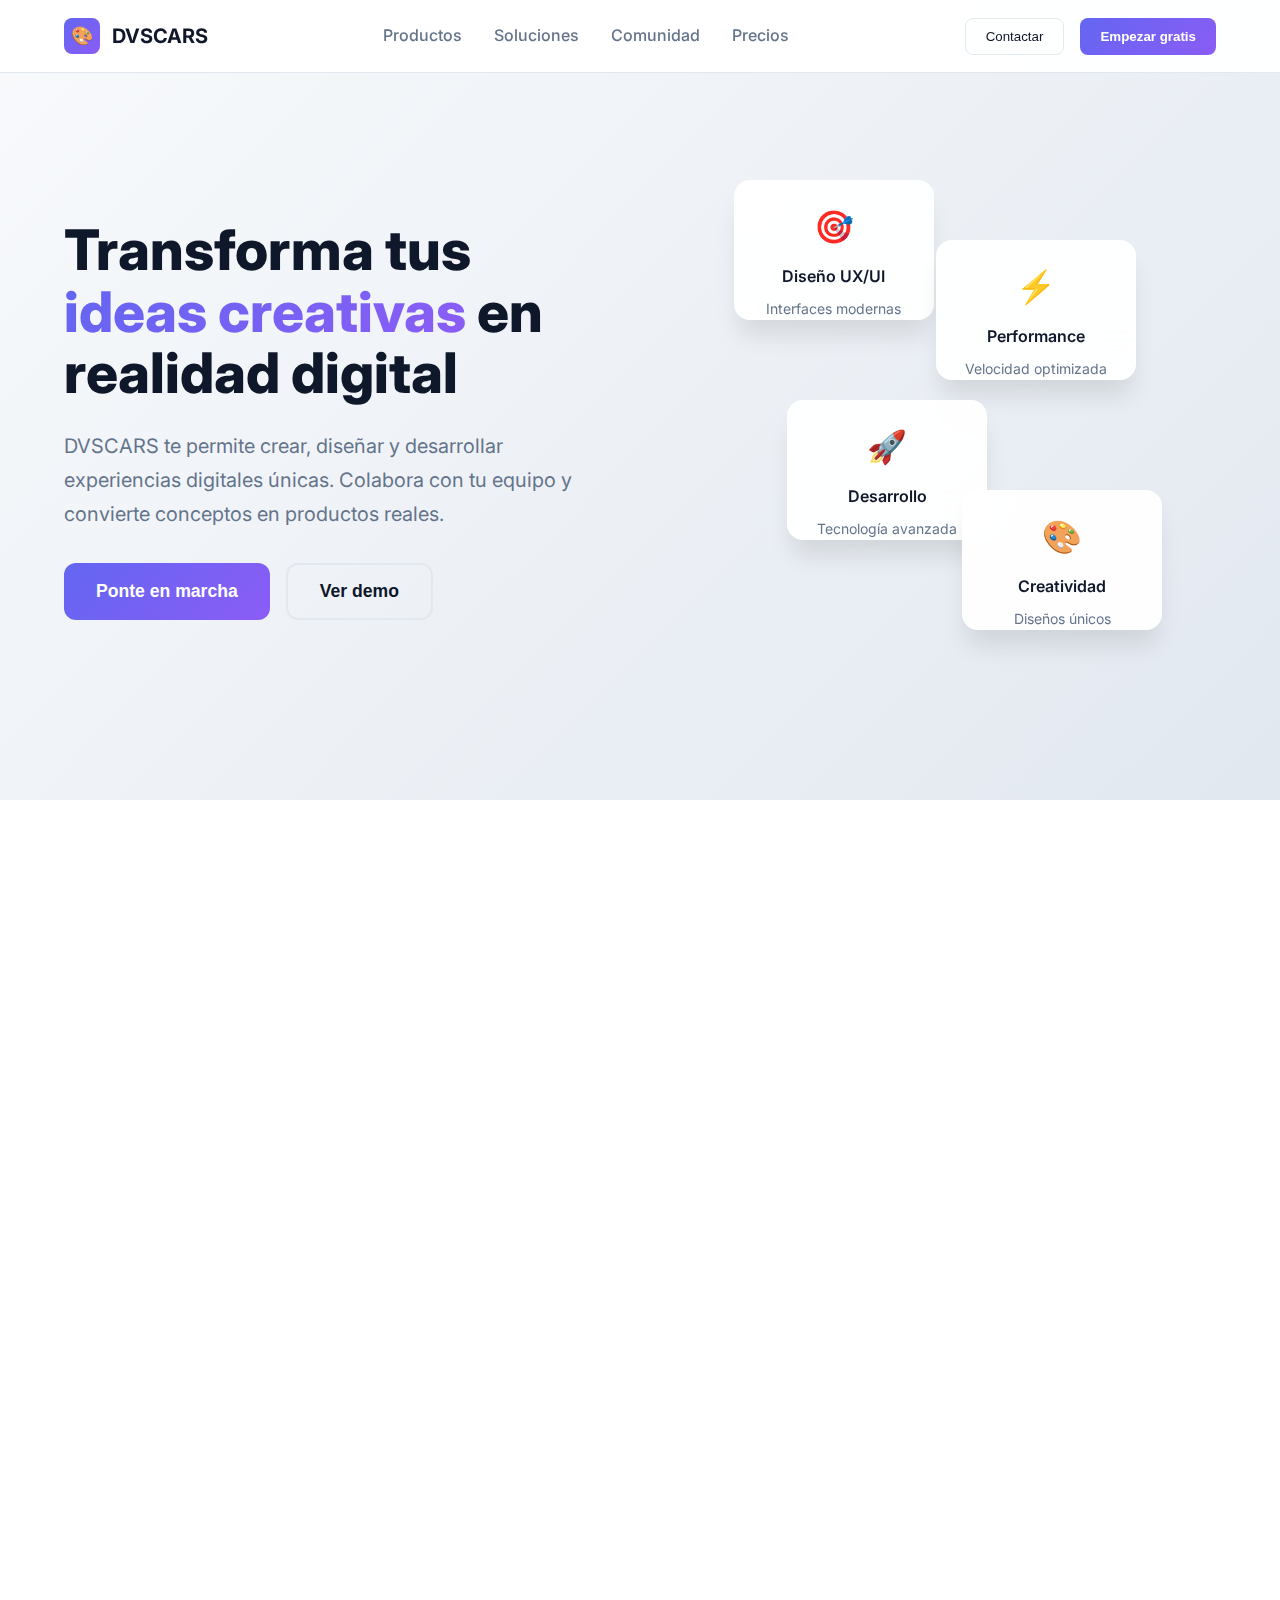
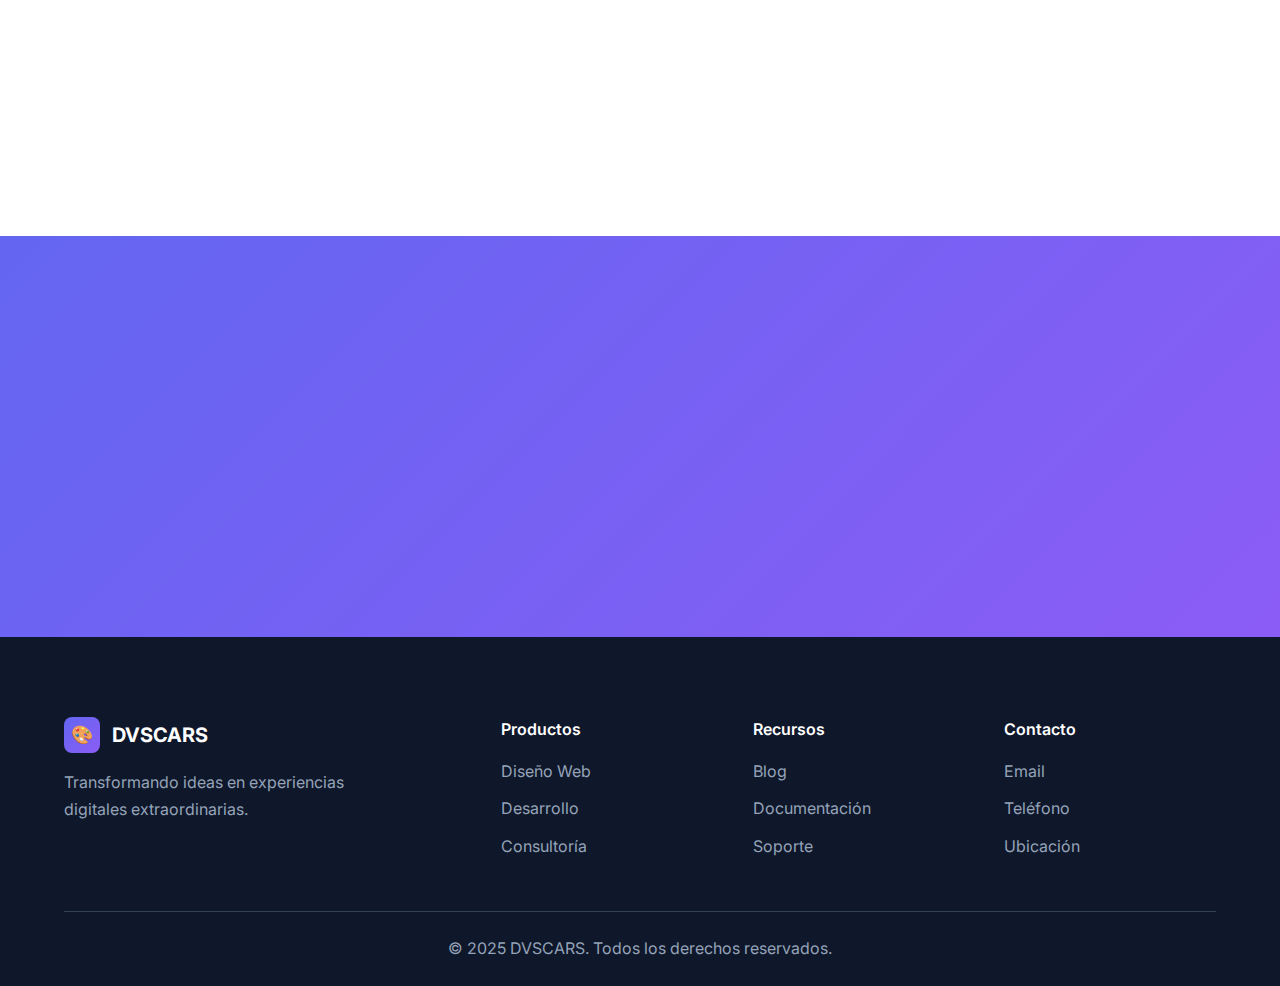
<file: index.html>
<!DOCTYPE html>
<html lang="es">

<head>
    <meta charset="UTF-8">
    <meta name="viewport" content="width=device-width, initial-scale=1.0">
    <title>DVSCARS - Diseño y Creatividad</title>
    <link rel="stylesheet" href="css/styles.css">
    <link href="https://fonts.googleapis.com/css2?family=Inter:wght@300;400;500;600;700;800&display=swap"
        rel="stylesheet">
</head>

<body>
    <!-- Navigation -->
    <nav class="navbar">
        <div class="nav-container">
            <div class="nav-logo">
                <div class="logo-icon">🎨</div>
                <span class="logo-text">DVSCARS</span>
            </div>
            <ul class="nav-menu">
                <li><a href="pages/products.html">Productos</a></li>
                <li><a href="pages/solutions.html">Soluciones</a></li>
                <li><a href="pages/community.html">Comunidad</a></li>
                <li><a href="pages/prices.html">Precios</a></li>
            </ul>
            <div class="nav-actions">
                <button class="btn-secondary">Contactar</button>
                <button class="btn-primary">Empezar gratis</button>
            </div>
        </div>
    </nav>

    <!-- Hero Section -->
    <section class="hero">
        <div class="hero-container">
            <div class="hero-content">
                <div class="hero-text">
                    <h1 class="hero-title">
                        Transforma tus <span class="gradient-text">ideas creativas</span>
                        en realidad digital
                    </h1>
                    <p class="hero-description">
                        DVSCARS te permite crear, diseñar y desarrollar experiencias digitales
                        únicas. Colabora con tu equipo y convierte conceptos en productos reales.
                    </p>
                    <div class="hero-actions">
                        <button class="btn-hero-primary">Ponte en marcha</button>
                        <button class="btn-hero-secondary">Ver demo</button>
                    </div>
                </div>

                <div class="hero-visual">
                    <div class="floating-cards">
                        <div class="card-3d card-1">
                            <div class="card-content">
                                <div class="card-icon">🎯</div>
                                <h3>Diseño UX/UI</h3>
                                <p>Interfaces modernas</p>
                            </div>
                        </div>

                        <div class="card-3d card-2">
                            <div class="card-content">
                                <div class="card-icon">⚡</div>
                                <h3>Performance</h3>
                                <p>Velocidad optimizada</p>
                            </div>
                        </div>

                        <div class="card-3d card-3">
                            <div class="card-content">
                                <div class="card-icon">🚀</div>
                                <h3>Desarrollo</h3>
                                <p>Tecnología avanzada</p>
                            </div>
                        </div>

                        <div class="card-3d card-4">
                            <div class="card-content">
                                <div class="card-icon">🎨</div>
                                <h3>Creatividad</h3>
                                <p>Diseños únicos</p>
                            </div>
                        </div>
                    </div>

                    <div class="hero-shapes">
                        <div class="shape shape-1"></div>
                        <div class="shape shape-2"></div>
                        <div class="shape shape-3"></div>
                    </div>
                </div>
            </div>
        </div>
    </section>

    <!-- Features Section -->
    <section class="features">
        <div class="container">
            <div class="section-header">
                <h2>Características que marcan la diferencia</h2>
                <p>Todo lo que necesitas para crear experiencias digitales extraordinarias</p>
            </div>

            <div class="features-grid">
                <div class="feature-card">
                    <div class="feature-icon">
                        <div class="icon-bg bg-purple">🎨</div>
                    </div>
                    <h3>Diseño Intuitivo</h3>
                    <p>Herramientas de diseño potentes y fáciles de usar para crear interfaces increíbles.</p>
                </div>

                <div class="feature-card">
                    <div class="feature-icon">
                        <div class="icon-bg bg-blue">🔧</div>
                    </div>
                    <h3>Desarrollo Ágil</h3>
                    <p>Metodologías modernas para entrega rápida y eficiente de proyectos.</p>
                </div>

                <div class="feature-card">
                    <div class="feature-icon">
                        <div class="icon-bg bg-green">📱</div>
                    </div>
                    <h3>Responsive Design</h3>
                    <p>Experiencias perfectas en cualquier dispositivo y tamaño de pantalla.</p>
                </div>

                <div class="feature-card">
                    <div class="feature-icon">
                        <div class="icon-bg bg-orange">⚡</div>
                    </div>
                    <h3>Performance</h3>
                    <p>Optimización avanzada para velocidades de carga ultrarrápidas.</p>
                </div>

                <div class="feature-card">
                    <div class="feature-icon">
                        <div class="icon-bg bg-pink">🤝</div>
                    </div>
                    <h3>Colaboración</h3>
                    <p>Trabajo en equipo seamless con herramientas de colaboración en tiempo real.</p>
                </div>

                <div class="feature-card">
                    <div class="feature-icon">
                        <div class="icon-bg bg-cyan">🔒</div>
                    </div>
                    <h3>Seguridad</h3>
                    <p>Máxima seguridad y protección de datos con estándares industriales.</p>
                </div>
            </div>
        </div>
    </section>

    <!-- CTA Section -->
    <section class="cta">
        <div class="container">
            <div class="cta-content">
                <h2>¿Listo para transformar tus ideas?</h2>
                <p>Únete a miles de creativos y desarrolladores que ya confían en DVSCARS</p>
                <div class="cta-actions">
                    <button class="btn-cta-primary">Empezar ahora</button>
                    <button class="btn-cta-secondary">Agendar demo</button>
                </div>
            </div>
        </div>
    </section>

    <!-- Footer -->
    <footer class="footer">
        <div class="container">
            <div class="footer-content">
                <div class="footer-brand">
                    <div class="footer-logo">
                        <div class="logo-icon">🎨</div>
                        <span class="logo-text">DVSCARS</span>
                    </div>
                    <p>Transformando ideas en experiencias digitales extraordinarias.</p>
                </div>

                <div class="footer-links">
                    <div class="footer-column">
                        <h4>Productos</h4>
                        <ul>
                            <li><a href="#">Diseño Web</a></li>
                            <li><a href="#">Desarrollo</a></li>
                            <li><a href="#">Consultoría</a></li>
                        </ul>
                    </div>

                    <div class="footer-column">
                        <h4>Recursos</h4>
                        <ul>
                            <li><a href="#">Blog</a></li>
                            <li><a href="#">Documentación</a></li>
                            <li><a href="#">Soporte</a></li>
                        </ul>
                    </div>

                    <div class="footer-column">
                        <h4>Contacto</h4>
                        <ul>
                            <li><a href="#">Email</a></li>
                            <li><a href="#">Teléfono</a></li>
                            <li><a href="#">Ubicación</a></li>
                        </ul>
                    </div>
                </div>
            </div>

            <div class="footer-bottom">
                <p>&copy; 2025 DVSCARS. Todos los derechos reservados.</p>
            </div>
        </div>
    </footer>

    <script src="js/script.js"></script>
</body>

</html>
</file>
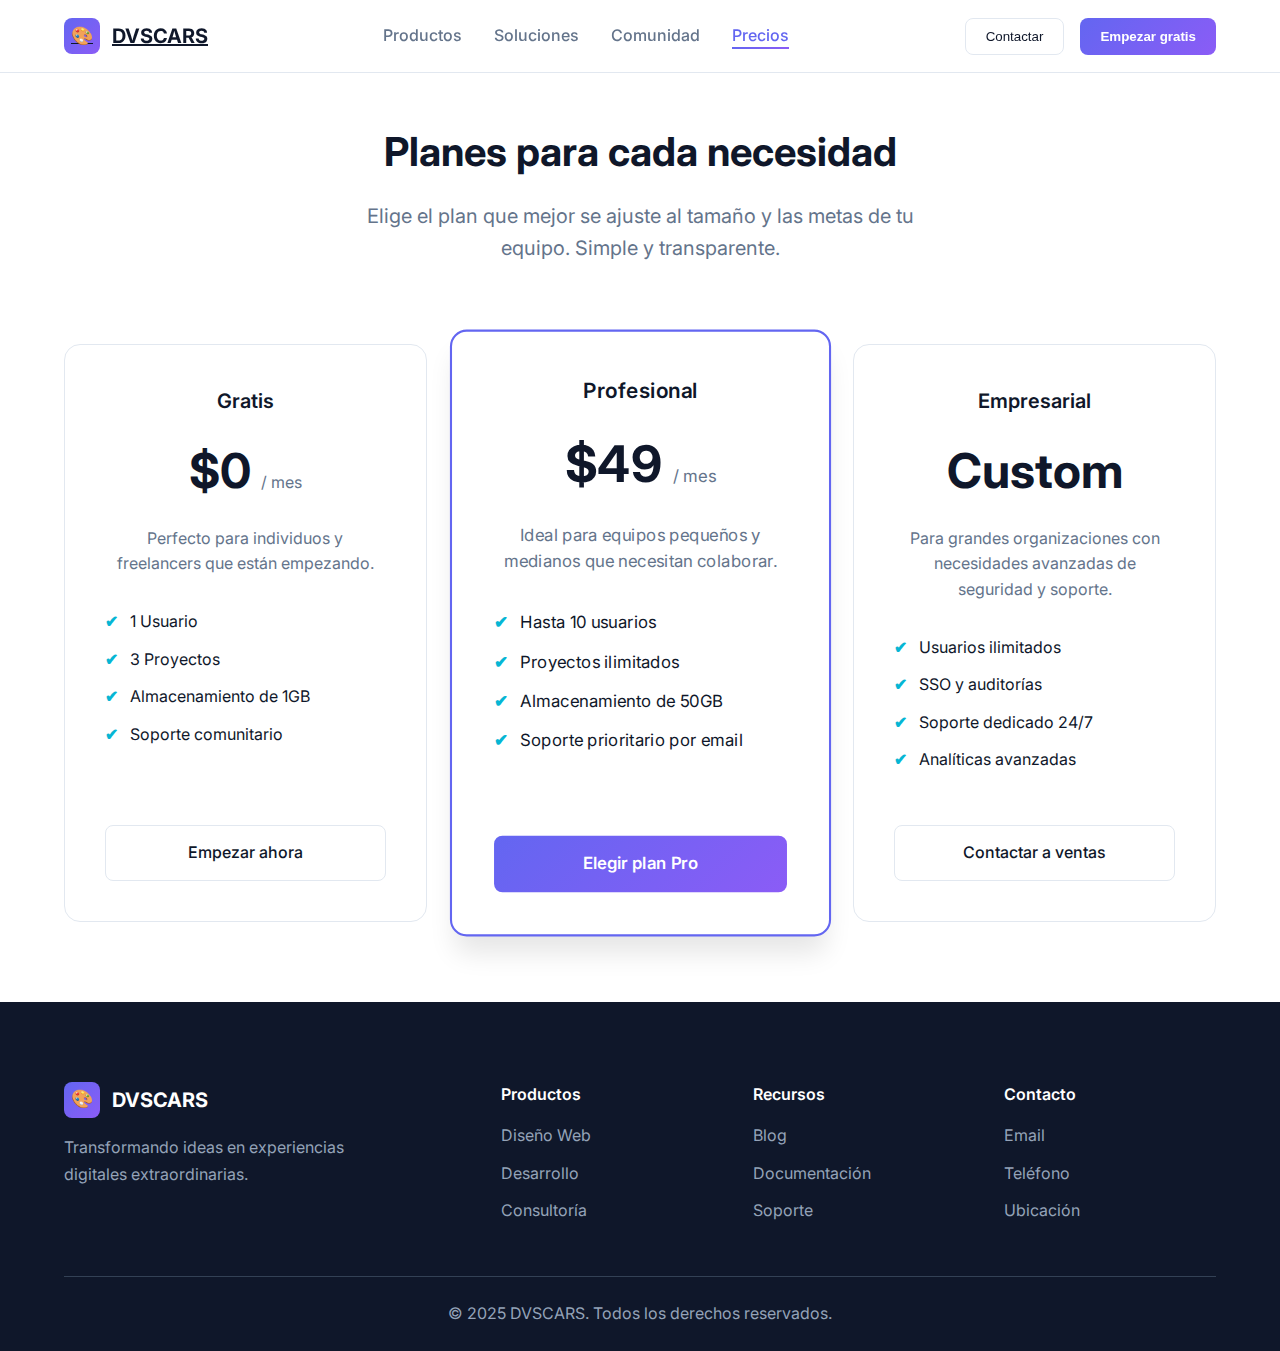
<file: pages/prices.html>
<!DOCTYPE html>
<html lang="es">
<head>
    <meta charset="UTF-8">
    <meta name="viewport" content="width=device-width, initial-scale=1.0">
    <title>Precios - DVSCARS</title>
    <link rel="icon" type="image/x-icon" href="../assets/favicon.ico">
    <link rel="stylesheet" href="../css/styles.css">
    <link href="https://fonts.googleapis.com/css2?family=Inter:wght@300;400;500;600;700;800&display=swap" rel="stylesheet">
</head>
<body>
    <nav class="navbar">
        <div class="nav-container"> <a href="../index.html" class="nav-logo"> <div class="logo-icon">🎨</div> <span class="logo-text">DVSCARS</span> </a> <ul class="nav-menu"> <li><a href="products.html">Productos</a></li> <li><a href="solutions.html">Soluciones</a></li> <li><a href="community.html">Comunidad</a></li> <li><a href="prices.html">Precios</a></li> </ul> <div class="nav-actions"> <button class="btn-secondary">Contactar</button> <button class="btn-primary">Empezar gratis</button> </div> </div>
    </nav>

    <main class="container" style="padding-top: 120px; padding-bottom: 80px;">
        <div class="section-header">
            <h2>Planes para cada necesidad</h2>
            <p>Elige el plan que mejor se ajuste al tamaño y las metas de tu equipo. Simple y transparente.</p>
        </div>

        <div class="pricing-container">
            <div class="pricing-card">
                <h3 class="plan-name">Gratis</h3>
                <div class="plan-price">$0 <span>/ mes</span></div>
                <p class="plan-description">Perfecto para individuos y freelancers que están empezando.</p>
                <ul class="plan-features">
                    <li>1 Usuario</li>
                    <li>3 Proyectos</li>
                    <li>Almacenamiento de 1GB</li>
                    <li>Soporte comunitario</li>
                </ul>
                <a href="#" class="btn-secondary">Empezar ahora</a>
            </div>

            <div class="pricing-card pricing-card--featured">
                <h3 class="plan-name">Profesional</h3>
                <div class="plan-price">$49 <span>/ mes</span></div>
                <p class="plan-description">Ideal para equipos pequeños y medianos que necesitan colaborar.</p>
                <ul class="plan-features">
                    <li>Hasta 10 usuarios</li>
                    <li>Proyectos ilimitados</li>
                    <li>Almacenamiento de 50GB</li>
                    <li>Soporte prioritario por email</li>
                </ul>
                <a href="#" class="btn-primary">Elegir plan Pro</a>
            </div>

            <div class="pricing-card">
                <h3 class="plan-name">Empresarial</h3>
                <div class="plan-price">Custom <span></span></div>
                <p class="plan-description">Para grandes organizaciones con necesidades avanzadas de seguridad y soporte.</p>
                <ul class="plan-features">
                    <li>Usuarios ilimitados</li>
                    <li>SSO y auditorías</li>
                    <li>Soporte dedicado 24/7</li>
                    <li>Analíticas avanzadas</li>
                </ul>
                <a href="#" class="btn-secondary">Contactar a ventas</a>
            </div>
        </div>
    </main>

    <footer class="footer">
        <div class="container"> <div class="footer-content"> <div class="footer-brand"> <div class="footer-logo"> <div class="logo-icon">🎨</div> <span class="logo-text">DVSCARS</span> </div> <p>Transformando ideas en experiencias digitales extraordinarias.</p> </div> <div class="footer-links"> <div class="footer-column"> <h4>Productos</h4> <ul> <li><a href="#">Diseño Web</a></li> <li><a href="#">Desarrollo</a></li> <li><a href="#">Consultoría</a></li> </ul> </div> <div class="footer-column"> <h4>Recursos</h4> <ul> <li><a href="#">Blog</a></li> <li><a href="#">Documentación</a></li> <li><a href="#">Soporte</a></li> </ul> </div> <div class="footer-column"> <h4>Contacto</h4> <ul> <li><a href="#">Email</a></li> <li><a href="#">Teléfono</a></li> <li><a href="#">Ubicación</a></li> </ul> </div> </div> </div> <div class="footer-bottom"> <p>&copy; 2025 DVSCARS. Todos los derechos reservados.</p> </div> </div>
    </footer>
    <script src="../js/script.js"></script>
</body>
</html>
</file>
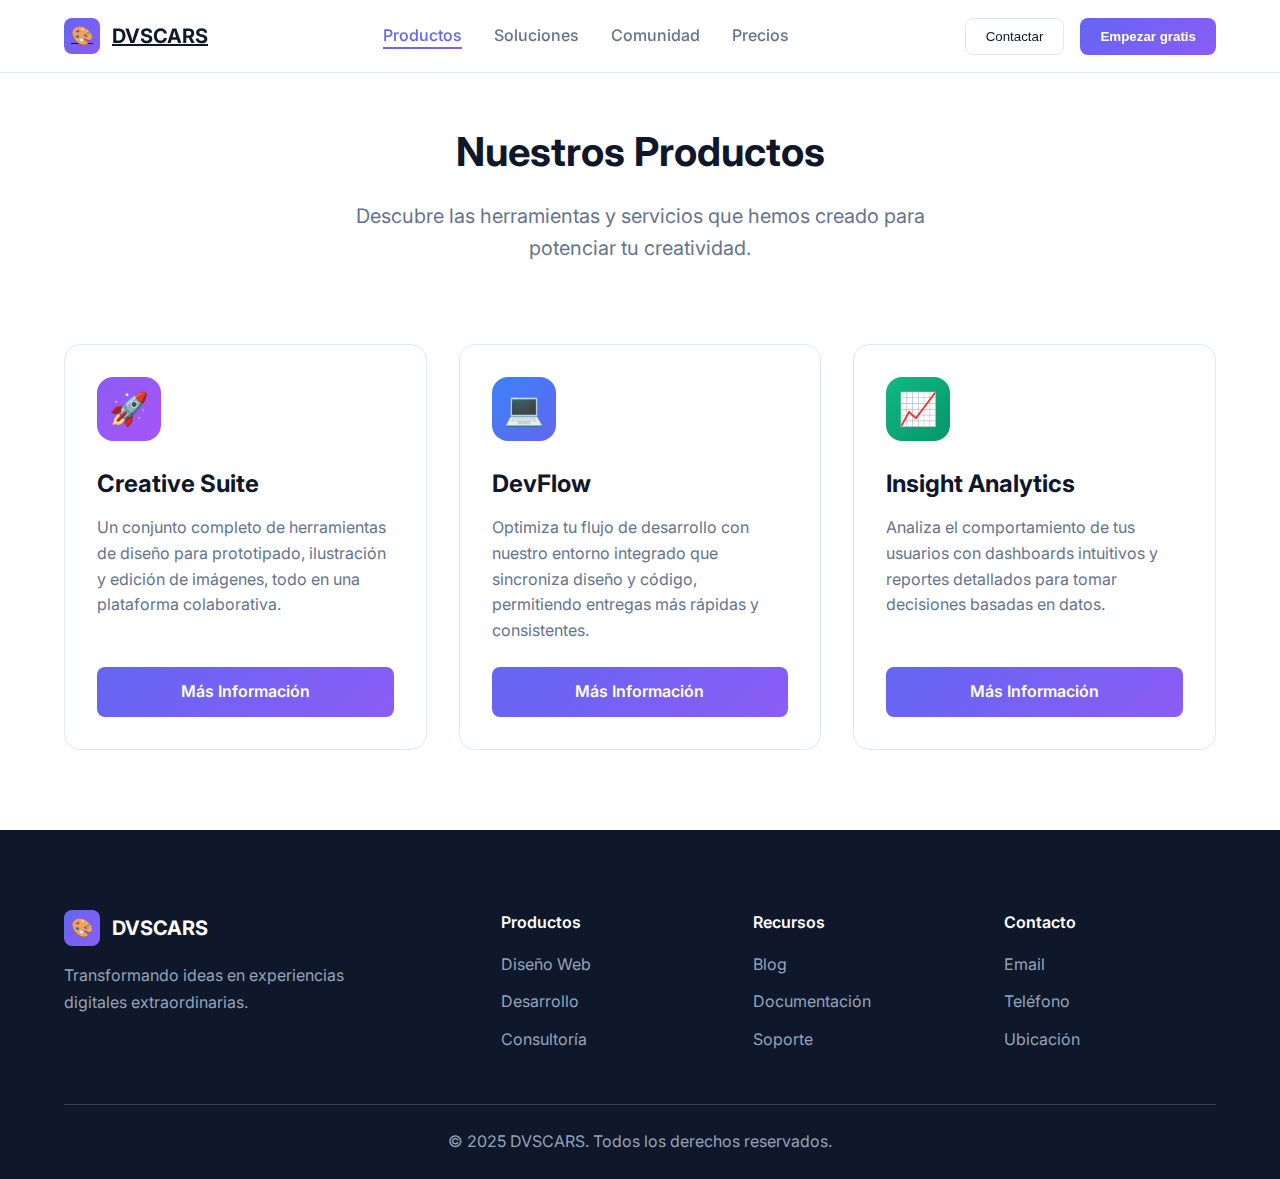
<file: pages/products.html>
<!DOCTYPE html>
<html lang="es">
<head>
    <meta charset="UTF-8">
    <meta name="viewport" content="width=device-width, initial-scale=1.0">
    <title>Productos - DVSCARS</title>
    <link rel="icon" type="image/x-icon" href="../assets/favicon.ico">
    <link rel="stylesheet" href="../css/styles.css">
    <link href="https://fonts.googleapis.com/css2?family=Inter:wght@300;400;500;600;700;800&display=swap" rel="stylesheet">
</head>
<body>
    <nav class="navbar">
        <div class="nav-container"> <a href="../index.html" class="nav-logo"> <div class="logo-icon">🎨</div> <span class="logo-text">DVSCARS</span> </a> <ul class="nav-menu"> <li><a href="products.html">Productos</a></li> <li><a href="solutions.html">Soluciones</a></li> <li><a href="community.html">Comunidad</a></li> <li><a href="prices.html">Precios</a></li> </ul> <div class="nav-actions"> <button class="btn-secondary">Contactar</button> <button class="btn-primary">Empezar gratis</button> </div> </div>
    </nav>

    <main class="container" style="padding-top: 120px; padding-bottom: 80px;">
        <div class="section-header">
            <h2>Nuestros Productos</h2>
            <p>Descubre las herramientas y servicios que hemos creado para potenciar tu creatividad.</p>
        </div>

        <div class="product-grid">
            <div class="product-card">
                <div class="product-icon bg-purple">🚀</div>
                <h3>Creative Suite</h3>
                <p class="product-description">Un conjunto completo de herramientas de diseño para prototipado, ilustración y edición de imágenes, todo en una plataforma colaborativa.</p>
                <a href="#" class="btn-primary">Más Información</a>
            </div>
            <div class="product-card">
                <div class="product-icon bg-blue">💻</div>
                <h3>DevFlow</h3>
                <p class="product-description">Optimiza tu flujo de desarrollo con nuestro entorno integrado que sincroniza diseño y código, permitiendo entregas más rápidas y consistentes.</p>
                <a href="#" class="btn-primary">Más Información</a>
            </div>
            <div class="product-card">
                <div class="product-icon bg-green">📈</div>
                <h3>Insight Analytics</h3>
                <p class="product-description">Analiza el comportamiento de tus usuarios con dashboards intuitivos y reportes detallados para tomar decisiones basadas en datos.</p>
                <a href="#" class="btn-primary">Más Información</a>
            </div>
        </div>
    </main>

    <footer class="footer">
        <div class="container"> <div class="footer-content"> <div class="footer-brand"> <div class="footer-logo"> <div class="logo-icon">🎨</div> <span class="logo-text">DVSCARS</span> </div> <p>Transformando ideas en experiencias digitales extraordinarias.</p> </div> <div class="footer-links"> <div class="footer-column"> <h4>Productos</h4> <ul> <li><a href="#">Diseño Web</a></li> <li><a href="#">Desarrollo</a></li> <li><a href="#">Consultoría</a></li> </ul> </div> <div class="footer-column"> <h4>Recursos</h4> <ul> <li><a href="#">Blog</a></li> <li><a href="#">Documentación</a></li> <li><a href="#">Soporte</a></li> </ul> </div> <div class="footer-column"> <h4>Contacto</h4> <ul> <li><a href="#">Email</a></li> <li><a href="#">Teléfono</a></li> <li><a href="#">Ubicación</a></li> </ul> </div> </div> </div> <div class="footer-bottom"> <p>&copy; 2025 DVSCARS. Todos los derechos reservados.</p> </div> </div>
    </footer>
    <script src="../js/script.js"></script>
</body>
</html>
</file>
<file: css/styles.css>
/* Reset y configuración base */
* {
    margin: 0;
    padding: 0;
    box-sizing: border-box;
}

:root {
    --primary-color: #6366f1;
    --secondary-color: #8b5cf6;
    --accent-color: #06b6d4;
    --text-primary: #0f172a;
    --text-secondary: #64748b;
    --text-light: #94a3b8;
    --bg-primary: #ffffff;
    --bg-secondary: #f8fafc;
    --bg-dark: #0f172a;
    --border-color: #e2e8f0;
    --shadow-sm: 0 1px 2px 0 rgb(0 0 0 / 0.05);
    --shadow-md: 0 4px 6px -1px rgb(0 0 0 / 0.1);
    --shadow-lg: 0 10px 15px -3px rgb(0 0 0 / 0.1);
    --shadow-xl: 0 20px 25px -5px rgb(0 0 0 / 0.1);
    --gradient-primary: linear-gradient(135deg, #6366f1 0%, #8b5cf6 100%);
    --gradient-secondary: linear-gradient(135deg, #06b6d4 0%, #3b82f6 100%);
    --gradient-accent: linear-gradient(135deg, #f59e0b 0%, #ef4444 100%);
}

body {
    font-family: 'Inter', -apple-system, BlinkMacSystemFont, 'Segoe UI', Roboto, sans-serif;
    line-height: 1.6;
    color: var(--text-primary);
    background-color: var(--bg-primary);
    overflow-x: hidden;
}

.container {
    max-width: 1200px;
    margin: 0 auto;
    padding: 0 24px;
}

/* Navigation */
.navbar {
    position: fixed;
    top: 0;
    left: 0;
    right: 0;
    background: rgba(255, 255, 255, 0.95);
    backdrop-filter: blur(20px);
    border-bottom: 1px solid var(--border-color);
    z-index: 1000;
    transition: all 0.3s ease;
}

.nav-container {
    max-width: 1200px;
    margin: 0 auto;
    padding: 0 24px;
    display: flex;
    align-items: center;
    justify-content: space-between;
    height: 72px;
}

.nav-logo {
    display: flex;
    align-items: center;
    gap: 12px;
    font-weight: 700;
    font-size: 20px;
    color: var(--text-primary);
}

.logo-icon {
    width: 36px;
    height: 36px;
    background: var(--gradient-primary);
    border-radius: 8px;
    display: flex;
    align-items: center;
    justify-content: center;
    font-size: 18px;
}

.nav-menu {
    display: flex;
    list-style: none;
    gap: 32px;
}

.nav-menu a {
    text-decoration: none;
    color: var(--text-secondary);
    font-weight: 500;
    transition: all 0.3s ease;
    position: relative;
}

.nav-menu a:hover {
    color: var(--primary-color);
}

.nav-menu a::after {
    content: '';
    position: absolute;
    bottom: -4px;
    left: 0;
    width: 0;
    height: 2px;
    background: var(--gradient-primary);
    transition: width 0.3s ease;
}

.nav-menu a:hover::after {
    width: 100%;
}

.nav-actions {
    display: flex;
    gap: 16px;
}

/* Buttons */
.btn-secondary {
    padding: 10px 20px;
    border: 1px solid var(--border-color);
    background: transparent;
    color: var(--text-primary);
    border-radius: 8px;
    font-weight: 500;
    cursor: pointer;
    transition: all 0.3s ease;
}

.btn-secondary:hover {
    background: var(--bg-secondary);
    border-color: var(--primary-color);
}

.btn-primary {
    padding: 10px 20px;
    background: var(--gradient-primary);
    color: white;
    border: none;
    border-radius: 8px;
    font-weight: 600;
    cursor: pointer;
    transition: all 0.3s ease;
}

.btn-primary:hover {
    transform: translateY(-2px);
    box-shadow: var(--shadow-lg);
}

/* Hero Section */
.hero {
    padding: 120px 0 80px;
    background: linear-gradient(135deg, #f8fafc 0%, #e2e8f0 100%);
    position: relative;
    overflow: hidden;
}

.hero-container {
    max-width: 1200px;
    margin: 0 auto;
    padding: 0 24px;
}

.hero-content {
    display: grid;
    grid-template-columns: 1fr 1fr;
    gap: 80px;
    align-items: center;
    min-height: 600px;
}

.hero-title {
    font-size: 3.5rem;
    font-weight: 800;
    line-height: 1.1;
    margin-bottom: 24px;
    color: var(--text-primary);
}

.gradient-text {
    background: var(--gradient-primary);
    -webkit-background-clip: text;
    -webkit-text-fill-color: transparent;
    background-clip: text;
}

.hero-description {
    font-size: 1.25rem;
    color: var(--text-secondary);
    margin-bottom: 32px;
    line-height: 1.7;
}

.hero-actions {
    display: flex;
    gap: 16px;
}

.btn-hero-primary {
    padding: 16px 32px;
    background: var(--gradient-primary);
    color: white;
    border: none;
    border-radius: 12px;
    font-weight: 600;
    font-size: 1.1rem;
    cursor: pointer;
    transition: all 0.3s ease;
}

.btn-hero-primary:hover {
    transform: translateY(-3px);
    box-shadow: var(--shadow-xl);
}

.btn-hero-secondary {
    padding: 16px 32px;
    background: transparent;
    color: var(--text-primary);
    border: 2px solid var(--border-color);
    border-radius: 12px;
    font-weight: 600;
    font-size: 1.1rem;
    cursor: pointer;
    transition: all 0.3s ease;
}

.btn-hero-secondary:hover {
    background: var(--bg-primary);
    border-color: var(--primary-color);
    transform: translateY(-2px);
}

/* Hero Visual */
.hero-visual {
    position: relative;
    height: 600px;
}

.floating-cards {
    position: relative;
    width: 100%;
    height: 100%;
}

.card-3d {
    position: absolute;
    width: 200px;
    height: 140px;
    background: rgba(255, 255, 255, 0.95);
    backdrop-filter: blur(20px);
    border-radius: 16px;
    padding: 20px;
    box-shadow: var(--shadow-xl);
    border: 1px solid rgba(255, 255, 255, 0.2);
    transition: all 0.6s ease;
    animation: float 6s ease-in-out infinite;
}

.card-1 {
    top: 10%;
    left: 10%;
    animation-delay: 0s;
}

.card-2 {
    top: 20%;
    right: 15%;
    animation-delay: -2s;
}

.card-3 {
    bottom: 30%;
    left: 20%;
    animation-delay: -4s;
}

.card-4 {
    bottom: 15%;
    right: 10%;
    animation-delay: -1s;
}

.card-3d:hover {
    transform: translateY(-10px) rotateY(10deg);
    box-shadow: 0 25px 50px rgba(0, 0, 0, 0.15);
}

.card-content {
    text-align: center;
}

.card-icon {
    font-size: 2rem;
    margin-bottom: 12px;
}

.card-content h3 {
    font-size: 1rem;
    font-weight: 600;
    margin-bottom: 8px;
    color: var(--text-primary);
}

.card-content p {
    font-size: 0.875rem;
    color: var(--text-secondary);
}

.hero-shapes {
    position: absolute;
    width: 100%;
    height: 100%;
    pointer-events: none;
}

.shape {
    position: absolute;
    border-radius: 50%;
    filter: blur(1px);
    opacity: 0.7;
}

.shape-1 {
    width: 120px;
    height: 120px;
    background: var(--gradient-primary);
    top: 15%;
    right: 25%;
    animation: rotate 20s linear infinite;
}

.shape-2 {
    width: 80px;
    height: 80px;
    background: var(--gradient-secondary);
    bottom: 25%;
    left: 15%;
    animation: rotate 15s linear infinite reverse;
}

.shape-3 {
    width: 60px;
    height: 60px;
    background: var(--gradient-accent);
    top: 60%;
    right: 40%;
    animation: float 8s ease-in-out infinite;
}

@keyframes float {
    0%, 100% { transform: translateY(0px); }
    50% { transform: translateY(-20px); }
}

@keyframes rotate {
    from { transform: rotate(0deg); }
    to { transform: rotate(360deg); }
}

/* Features Section */
.features {
    padding: 100px 0;
    background: var(--bg-primary);
}

.section-header {
    text-align: center;
    margin-bottom: 80px;
}

.section-header h2 {
    font-size: 2.5rem;
    font-weight: 700;
    margin-bottom: 16px;
    color: var(--text-primary);
}

.section-header p {
    font-size: 1.25rem;
    color: var(--text-secondary);
    max-width: 600px;
    margin: 0 auto;
}

.features-grid {
    display: grid;
    grid-template-columns: repeat(auto-fit, minmax(350px, 1fr));
    gap: 32px;
}

.feature-card {
    background: var(--bg-primary);
    padding: 32px;
    border-radius: 16px;
    border: 1px solid var(--border-color);
    transition: all 0.3s ease;
    text-align: center;
}

.feature-card:hover {
    transform: translateY(-8px);
    box-shadow: var(--shadow-xl);
    border-color: var(--primary-color);
}

.feature-icon {
    margin-bottom: 24px;
}

.icon-bg {
    width: 64px;
    height: 64px;
    border-radius: 16px;
    display: inline-flex;
    align-items: center;
    justify-content: center;
    font-size: 1.5rem;
    margin: 0 auto;
}

.bg-purple { background: linear-gradient(135deg, #8b5cf6, #a855f7); }
.bg-blue { background: linear-gradient(135deg, #3b82f6, #6366f1); }
.bg-green { background: linear-gradient(135deg, #10b981, #059669); }
.bg-orange { background: linear-gradient(135deg, #f59e0b, #d97706); }
.bg-pink { background: linear-gradient(135deg, #ec4899, #be185d); }
.bg-cyan { background: linear-gradient(135deg, #06b6d4, #0891b2); }

.feature-card h3 {
    font-size: 1.5rem;
    font-weight: 600;
    margin-bottom: 16px;
    color: var(--text-primary);
}

.feature-card p {
    color: var(--text-secondary);
    line-height: 1.7;
}

/* CTA Section */
.cta {
    padding: 100px 0;
    background: var(--gradient-primary);
    color: white;
}

.cta-content {
    text-align: center;
}

.cta h2 {
    font-size: 2.5rem;
    font-weight: 700;
    margin-bottom: 16px;
}

.cta p {
    font-size: 1.25rem;
    margin-bottom: 32px;
    opacity: 0.9;
}

.cta-actions {
    display: flex;
    gap: 16px;
    justify-content: center;
}

.btn-cta-primary {
    padding: 16px 32px;
    background: white;
    color: var(--primary-color);
    border: none;
    border-radius: 12px;
    font-weight: 600;
    font-size: 1.1rem;
    cursor: pointer;
    transition: all 0.3s ease;
}

.btn-cta-primary:hover {
    transform: translateY(-3px);
    box-shadow: var(--shadow-xl);
}

.btn-cta-secondary {
    padding: 16px 32px;
    background: transparent;
    color: white;
    border: 2px solid rgba(255, 255, 255, 0.3);
    border-radius: 12px;
    font-weight: 600;
    font-size: 1.1rem;
    cursor: pointer;
    transition: all 0.3s ease;
}

.btn-cta-secondary:hover {
    background: rgba(255, 255, 255, 0.1);
    border-color: white;
}

/* Footer */
.footer {
    background: var(--bg-dark);
    color: white;
    padding: 80px 0 24px;
}

.footer-content {
    display: grid;
    grid-template-columns: 1fr 2fr;
    gap: 80px;
    margin-bottom: 40px;
}

.footer-brand {
    max-width: 300px;
}

.footer-logo {
    display: flex;
    align-items: center;
    gap: 12px;
    margin-bottom: 16px;
    font-weight: 700;
    font-size: 20px;
}

.footer-brand p {
    color: #94a3b8;
    line-height: 1.7;
}

.footer-links {
    display: grid;
    grid-template-columns: repeat(3, 1fr);
    gap: 40px;
}

.footer-column h4 {
    font-weight: 600;
    margin-bottom: 16px;
    color: white;
}

.footer-column ul {
    list-style: none;
}

.footer-column ul li {
    margin-bottom: 12px;
}

.footer-column ul li a {
    color: #94a3b8;
    text-decoration: none;
    transition: color 0.3s ease;
}

.footer-column ul li a:hover {
    color: white;
}

.footer-bottom {
    padding-top: 24px;
    border-top: 1px solid #334155;
    text-align: center;
    color: #94a3b8;
}

/* Responsive Design */
@media (max-width: 768px) {
    .nav-menu {
        display: none;
    }
    
    .hero-content {
        grid-template-columns: 1fr;
        gap: 40px;
        text-align: center;
    }
    
    .hero-title {
        font-size: 2.5rem;
    }
    
    .features-grid {
        grid-template-columns: 1fr;
    }
    
    .footer-content {
        grid-template-columns: 1fr;
        gap: 40px;
    }
    
    .footer-links {
        grid-template-columns: 1fr;
        gap: 32px;
    }
    
    .cta-actions, .hero-actions {
        flex-direction: column;
        align-items: center;
    }
}
/* styles.css - Estilos para el enlace de navegación activo */

/* Por defecto, los enlaces se ven normales */
.nav-menu a {
    /* ... tus estilos existentes ... */
}

/* Cuando estemos en la página de productos, su enlace se pintará */
/* css/styles.css - Estilos para el enlace de navegación activo (VERSIÓN EN INGLÉS) */

#page-products .nav-menu a[href="products.html"],
#page-solutions .nav-menu a[href="solutions.html"],
#page-community .nav-menu a[href="community.html"],
#page-prices .nav-menu a[href="prices.html"] {
    color: var(--primary-color);
}

#page-products .nav-menu a[href="products.html"]::after,
#page-solutions .nav-menu a[href="solutions.html"]::after,
#page-community .nav-menu a[href="community.html"]::after,
#page-prices .nav-menu a[href="prices.html"]::after {
    width: 100%;
}
/* css/styles.css */

/* Estilo para el enlace activo */
.nav-menu a.active {
    color: var(--primary-color);
}

/* Estilo para la línea debajo del enlace activo */
.nav-menu a.active::after {
    width: 100%;
}
/* =============================================== */
/* === ESTILOS ADICIONALES PARA LAS PÁGINAS ====== */
/* =============================================== */

/* --- Estilos para la página de Productos --- */
.product-grid {
    display: grid;
    grid-template-columns: repeat(auto-fit, minmax(320px, 1fr));
    gap: 32px;
    margin-top: 60px;
}

.product-card {
    background: var(--bg-primary);
    border: 1px solid var(--border-color);
    border-radius: 16px;
    padding: 32px;
    text-align: left;
    transition: all 0.3s ease;
    display: flex;
    flex-direction: column;
}

.product-card:hover {
    transform: translateY(-8px);
    box-shadow: var(--shadow-xl);
    border-color: var(--primary-color);
}

.product-icon {
    font-size: 2rem;
    width: 64px;
    height: 64px;
    border-radius: 16px;
    display: flex;
    align-items: center;
    justify-content: center;
    margin-bottom: 24px;
    color: white;
}

.product-card h3 {
    font-size: 1.5rem;
    margin-bottom: 12px;
}

.product-card .product-description {
    color: var(--text-secondary);
    margin-bottom: 24px;
    flex-grow: 1; /* Empuja el botón hacia abajo */
}

.product-card .btn-primary {
    width: 100%;
    text-align: center;
    text-decoration: none;
    display: inline-block;
    padding: 12px 0;
}


/* --- Estilos para la página de Soluciones --- */
.solutions-container {
    margin-top: 60px;
}

.solution-item {
    display: grid;
    grid-template-columns: 1fr 1fr;
    gap: 60px;
    align-items: center;
    margin-bottom: 100px;
}

.solution-item:last-child {
    margin-bottom: 0;
}

.solution-image img {
    width: 100%;
    border-radius: 16px;
    box-shadow: var(--shadow-lg);
}

.solution-item.reverse {
    direction: rtl; /* Invierte el orden de los elementos */
}
.solution-item.reverse > div {
    direction: ltr; /* Restablece la dirección del texto */
}

.solution-text .eyebrow {
    color: var(--primary-color);
    font-weight: 600;
    margin-bottom: 16px;
    text-transform: uppercase;
    letter-spacing: 1px;
}

.solution-text h3 {
    font-size: 2rem;
    margin-bottom: 16px;
}

.solution-text p {
    color: var(--text-secondary);
    line-height: 1.7;
}

/* --- Estilos para la página de Comunidad --- */
.community-grid {
    display: grid;
    grid-template-columns: repeat(auto-fit, minmax(300px, 1fr));
    gap: 32px;
    margin: 60px 0;
}

.community-card {
    background: var(--bg-secondary);
    border: 1px solid var(--border-color);
    border-radius: 16px;
    padding: 40px;
    text-align: center;
}

.community-card .icon {
    font-size: 2.5rem;
    margin-bottom: 16px;
}

.community-card h3 {
    margin-bottom: 12px;
}

.testimonials-section {
    background: var(--bg-secondary);
    padding: 80px 0;
    margin-top: 60px;
    border-radius: 24px;
}

.testimonial-grid {
    display: grid;
    grid-template-columns: repeat(auto-fit, minmax(320px, 1fr));
    gap: 32px;
}

.testimonial-card {
    background: var(--bg-primary);
    padding: 32px;
    border-radius: 16px;
    box-shadow: var(--shadow-md);
    display: flex;
    flex-direction: column;
}

.testimonial-card blockquote {
    border-left: 3px solid var(--primary-color);
    padding-left: 24px;
    font-style: italic;
    color: var(--text-secondary);
    margin: 0 0 24px 0;
    flex-grow: 1;
}

.testimonial-author {
    display: flex;
    align-items: center;
    gap: 16px;
}

.testimonial-author img {
    width: 50px;
    height: 50px;
    border-radius: 50%;
    object-fit: cover;
}

.author-info span {
    display: block;
    color: var(--text-secondary);
    font-size: 0.875rem;
}


/* --- Estilos para la página de Precios --- */
.pricing-container {
    display: grid;
    grid-template-columns: repeat(auto-fit, minmax(320px, 1fr));
    gap: 32px;
    align-items: center;
    margin-top: 60px;
}

.pricing-card {
    background: var(--bg-primary);
    border: 1px solid var(--border-color);
    border-radius: 16px;
    padding: 40px;
    text-align: center;
    transition: all 0.3s ease;
    display: flex;
    flex-direction: column;
    height: 100%;
}

.pricing-card--featured {
    border-width: 2px;
    border-color: var(--primary-color);
    transform: scale(1.05);
    box-shadow: var(--shadow-xl);
}

.plan-name {
    font-size: 1.25rem;
    font-weight: 600;
}

.plan-price {
    font-size: 3rem;
    font-weight: 700;
    margin: 16px 0;
}

.plan-price span {
    font-size: 1rem;
    font-weight: 400;
    color: var(--text-secondary);
}

.plan-description {
    color: var(--text-secondary);
    margin-bottom: 32px;
}

.plan-features {
    list-style: none;
    text-align: left;
    margin-bottom: 40px;
    flex-grow: 1; /* Empuja el botón hacia abajo */
}

.plan-features li {
    margin-bottom: 12px;
    display: flex;
    align-items: center;
    gap: 12px;
}

.plan-features li::before {
    content: '✔';
    color: var(--accent-color);
    font-weight: 700;
}

.pricing-card .btn-primary, .pricing-card .btn-secondary {
    width: 100%;
    text-decoration: none;
    display: block;
    padding: 14px 0;
}

/* --- Ajustes responsivos para las nuevas secciones --- */
@media (max-width: 768px) {
    .solution-item {
        grid-template-columns: 1fr;
        text-align: center;
    }
    .solution-item.reverse {
        direction: ltr; /* Desactivar inversión en móvil */
    }
    .solution-image {
        order: -1; /* Poner la imagen arriba en móvil */
    }
}
</file>
